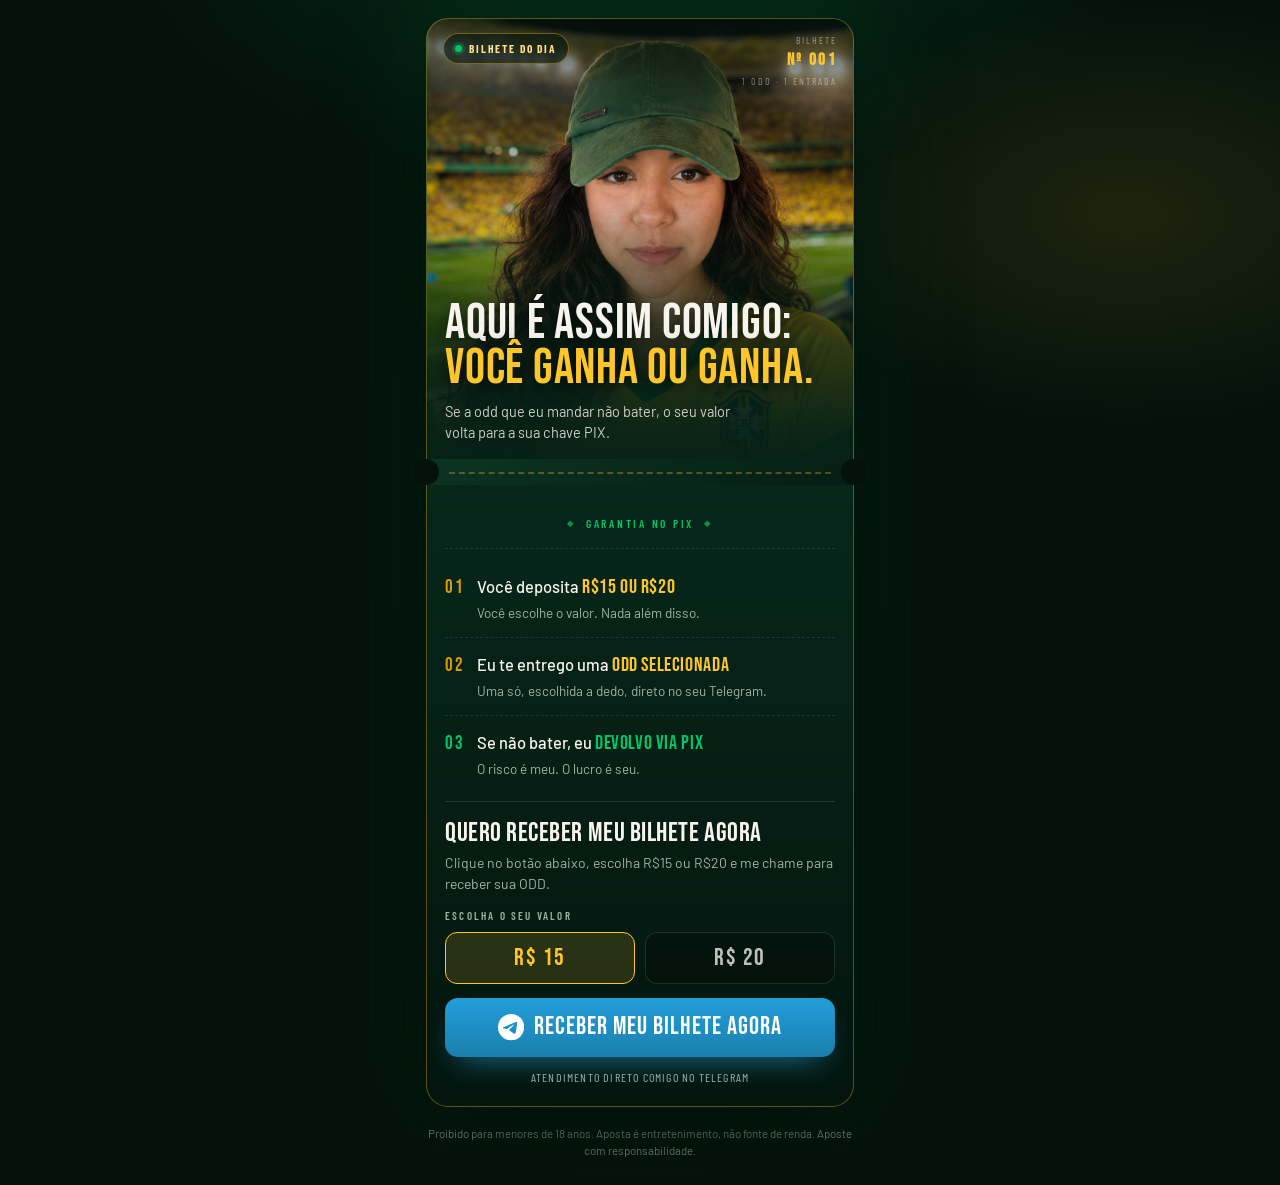
<file: bilhete/index.html>
<!doctype html>
<html lang="pt-BR">
<head>
<!-- Google Tag Manager -->
<script>(function(w,d,s,l,i){w[l]=w[l]||[];w[l].push({'gtm.start':
new Date().getTime(),event:'gtm.js'});var f=d.getElementsByTagName(s)[0],
j=d.createElement(s),dl=l!='dataLayer'?'&l='+l:'';j.async=true;j.src=
'https://www.googletagmanager.com/gtm.js?id='+i+dl;f.parentNode.insertBefore(j,f);
})(window,document,'script','dataLayer','GTM-KXVVC6SC');</script>
<!-- End Google Tag Manager -->
<meta charset="utf-8">
<meta name="viewport" content="width=device-width, initial-scale=1, viewport-fit=cover">
<title>Bilhete Ganha ou Ganha</title>
<meta name="description" content="Você deposita R$15 ou R$20, recebe uma odd selecionada e, se não bater, o valor volta no PIX.">
<link rel="preconnect" href="https://fonts.googleapis.com">
<link rel="preconnect" href="https://fonts.gstatic.com" crossorigin>
<link rel="stylesheet" href="https://fonts.googleapis.com/css2?family=Bebas+Neue&family=Barlow+Condensed:wght@400;600;700&family=Barlow:wght@400;500;600&display=swap">
<style>
  :root{
    --ground:#04120B;
    --amarelo:#FFC629;
    --amarelo-claro:#FFE08A;
    --amarelo-escuro:#D99B00;
    --verde:#00C566;
    --tg:#229ED9;
    --tg-escuro:#1B7FAE;
    --verde-escuro:#0A2E1F;
    --texto:#F6F4EC;
    --apagado:#9FB3A6;
    --tinta:#08170F;
    --borda:rgba(255,198,41,.32);
    --borda-fraca:rgba(255,255,255,.12);
    color-scheme:dark;
  }
  *{box-sizing:border-box}
  html,body{margin:0}
  body{
    background:var(--ground);
    background-image:
      radial-gradient(760px 420px at 50% -8%, rgba(0,197,102,.16), transparent 68%),
      radial-gradient(520px 300px at 88% 18%, rgba(255,198,41,.10), transparent 70%);
    background-repeat:no-repeat;
    background-attachment:scroll;
    color:var(--texto);
    font-family:"Barlow","Helvetica Neue",Arial,sans-serif;
    font-size:16px;
    line-height:1.5;
    -webkit-font-smoothing:antialiased;
    -webkit-text-size-adjust:100%;
    text-size-adjust:100%;
  }
  img{max-width:100%}

  .wrap{
    max-width:460px;
    margin:0 auto;
    padding:
      calc(18px + env(safe-area-inset-top,0px))
      calc(16px + env(safe-area-inset-right,0px))
      calc(26px + env(safe-area-inset-bottom,0px))
      calc(16px + env(safe-area-inset-left,0px));
  }

  /* ================= INGRESSO ================= */
  .ticket{
    filter:drop-shadow(0 24px 50px rgba(0,0,0,.65)) drop-shadow(0 0 40px rgba(0,197,102,.14));
  }

  /* ---- talão de cima: a foto ---- */
  .stub{
    position:relative;
    background:linear-gradient(160deg,#0E4630 0%,#062117 100%);
    border:1px solid var(--borda);
    border-bottom:none;
    border-radius:22px 22px 0 0;
    overflow:hidden;
  }
  .stub__photo{position:relative;height:clamp(360px,104vw,440px);overflow:hidden}
  .stub__photo img{width:100%;height:100%;object-fit:cover;object-position:50% 8%;display:block}
  .stub__photo::after{
    content:"";position:absolute;inset:0;
    background:linear-gradient(180deg,rgba(4,18,11,.78) 0%,rgba(4,18,11,.18) 22%,transparent 38%,rgba(6,33,23,.80) 74%,rgba(6,33,23,.96) 93%,rgba(6,33,23,.99) 100%);
  }

  .chrome{
    position:absolute;top:0;left:0;right:0;z-index:2;
    display:flex;align-items:flex-start;justify-content:space-between;gap:10px;
    padding:14px 16px 0;
  }
  .selo{
    display:flex;align-items:center;gap:7px;
    background:rgba(4,18,11,.62);
    border:1px solid rgba(255,198,41,.38);
    border-radius:999px;
    padding:6px 11px;
    font-family:"Barlow Condensed",sans-serif;
    font-size:11.5px;font-weight:700;letter-spacing:.16em;text-transform:uppercase;
    color:var(--amarelo-claro);
    backdrop-filter:blur(3px);
  }
  .selo i{
    width:7px;height:7px;border-radius:50%;background:var(--verde);
    box-shadow:0 0 0 3px rgba(0,197,102,.22);
    animation:pulso 2s ease-in-out infinite;
  }
  @keyframes pulso{0%,100%{opacity:1}50%{opacity:.35}}
  .meta{text-align:right}
  .meta span{
    display:block;
    font-family:"Barlow Condensed",sans-serif;
    font-size:10px;letter-spacing:.2em;text-transform:uppercase;
    color:rgba(246,244,236,.45);
  }
  .meta strong{
    display:block;
    font-family:"Bebas Neue",sans-serif;
    font-size:17px;letter-spacing:.14em;
    color:var(--amarelo);
  }

  .stub__copy{position:absolute;left:0;right:0;bottom:0;z-index:2;padding:0 18px 16px}
  h1{
    font-family:"Bebas Neue","Barlow Condensed",sans-serif;
    font-weight:400;
    font-size:clamp(38px,11vw,50px);
    line-height:.9;
    letter-spacing:.015em;
    margin:0;
    text-shadow:0 2px 18px rgba(0,0,0,.75);
  }
  h1 .hl{color:var(--amarelo);display:block}
  .sub{
    margin:10px 0 0;
    font-size:14.5px;
    line-height:1.45;
    color:rgba(246,244,236,.82);
    max-width:36ch;
  }

  /* ---- picote ---- */
  .perf{
    position:relative;
    height:26px;
    background:linear-gradient(160deg,#0B3524 0%,#061D14 100%);
    border-left:1px solid var(--borda);
    border-right:1px solid var(--borda);
  }
  .perf::before,.perf::after{
    content:"";position:absolute;top:50%;
    width:26px;height:26px;border-radius:50%;
    background:var(--ground);
    transform:translateY(-50%);
  }
  .perf::before{left:-14px}
  .perf::after{right:-14px}
  .perf i{
    position:absolute;left:22px;right:22px;top:50%;
    border-top:2px dashed rgba(255,198,41,.30);
  }

  /* ---- corpo do ingresso ---- */
  .corpo{
    background:linear-gradient(180deg,#07271B 0%,#04150E 100%);
    border:1px solid var(--borda);
    border-top:none;
    border-radius:0 0 22px 22px;
    padding:18px 18px calc(20px + env(safe-area-inset-bottom,0px));
  }

  .faixa{
    display:flex;align-items:center;justify-content:center;gap:10px;
    font-family:"Barlow Condensed",sans-serif;
    font-size:11.5px;font-weight:600;letter-spacing:.24em;text-transform:uppercase;
    color:var(--verde);
    padding-bottom:16px;
    border-bottom:1px dashed rgba(255,255,255,.10);
  }
  .faixa::before,.faixa::after{content:"◆";font-size:8px;opacity:.7}

  .steps{list-style:none;margin:0;padding:0}
  .steps li{
    display:grid;grid-template-columns:auto 1fr;gap:13px;align-items:baseline;
    padding:14px 0;
    border-bottom:1px dashed rgba(255,255,255,.10);
  }
  .steps li:last-child{border-bottom:0;padding-bottom:4px}
  .n{
    font-family:"Bebas Neue",sans-serif;
    font-size:19px;letter-spacing:.08em;
    color:var(--amarelo-escuro);
    font-variant-numeric:tabular-nums;
  }
  .t{margin:0;font-size:16.5px;font-weight:500;line-height:1.28}
  .t strong{font-family:"Bebas Neue","Barlow Condensed",sans-serif;font-weight:400;font-size:1.22em;letter-spacing:.03em;color:var(--amarelo)}
  .s{margin:2px 0 0;font-size:13.5px;color:var(--apagado)}
  .steps li.pix .n{color:var(--verde)}
  .steps li.pix .t strong{color:var(--verde)}

  /* ---- escolha de valor + botão ---- */
  .cta{margin-top:18px;padding-top:18px;border-top:1px solid var(--borda-fraca)}
  .cta__titulo{
    font-family:"Bebas Neue","Barlow Condensed",sans-serif;
    font-weight:400;font-size:clamp(23px,6.4vw,27px);
    line-height:1;letter-spacing:.02em;
    margin:0 0 6px;
  }
  .cta__ajuda{margin:0 0 14px;font-size:14px;color:var(--apagado);line-height:1.45}
  .rotulo{
    font-family:"Barlow Condensed",sans-serif;
    font-size:11px;font-weight:600;letter-spacing:.2em;text-transform:uppercase;
    color:var(--apagado);
    margin:0 0 8px;
  }

  .valores{display:flex;gap:10px;margin-bottom:14px}
  .valor{
    flex:1;
    background:rgba(4,18,11,.55);
    border:1px solid var(--borda-fraca);
    border-radius:12px;
    padding:13px 8px;
    color:rgba(246,244,236,.78);
    font-family:"Bebas Neue","Barlow Condensed",sans-serif;
    font-size:24px;letter-spacing:.06em;line-height:1;
    cursor:pointer;
    touch-action:manipulation;
    -webkit-tap-highlight-color:transparent;
    transition:border-color .16s ease,background-color .16s ease,color .16s ease;
  }
  .valor[aria-checked="true"]{
    background:rgba(255,198,41,.14);
    border-color:var(--amarelo);
    color:var(--amarelo);
  }
  .valor:focus-visible{outline:2px solid var(--amarelo);outline-offset:3px}
  .btn:focus-visible{outline:2px solid var(--tg);outline-offset:3px}
  .btn__tg{width:1.05em;height:1.05em;flex:0 0 auto;fill:currentColor}

  .btn{
    position:relative;
    display:flex;align-items:center;justify-content:center;gap:10px;
    width:100%;
    overflow:hidden;
    text-align:center;text-decoration:none;
    background:linear-gradient(180deg,var(--tg) 0%,var(--tg-escuro) 100%);
    color:#fff;
    font-family:"Bebas Neue","Barlow Condensed",sans-serif;
    font-weight:400;
    font-size:clamp(21px,5.6vw,25px);
    line-height:1.05;
    letter-spacing:.04em;
    padding:16px 14px;
    border:0;border-radius:13px;
    box-shadow:0 14px 30px -14px rgba(34,158,217,.75);
    touch-action:manipulation;
    -webkit-tap-highlight-color:transparent;
    transition:transform .14s ease,box-shadow .14s ease;
  }
  .btn__brilho{
    position:absolute;top:0;left:-75%;
    width:50%;height:100%;
    background:linear-gradient(90deg,transparent,rgba(255,255,255,.45),transparent);
    animation:brilho 2.6s ease-in-out infinite;
    pointer-events:none;
  }
  @keyframes brilho{0%{left:-75%}55%,100%{left:125%}}
  .btn:active{transform:translateY(1px)}
  @media (hover:hover) and (pointer:fine){
    .valor:hover{border-color:var(--amarelo)}
    .btn:hover{transform:translateY(-1px);box-shadow:0 18px 34px -14px rgba(34,158,217,.9)}
  }
  .fine{
    margin:11px 0 0;
    font-family:"Barlow Condensed",sans-serif;
    font-size:12px;letter-spacing:.1em;text-transform:uppercase;
    color:var(--apagado);text-align:center;
  }

  footer{
    margin-top:18px;
    font-size:11.5px;line-height:1.5;
    color:rgba(159,179,166,.75);
    text-align:center;
  }

  @media (max-width:360px){
    .wrap{padding-inline:12px}
    .stub__copy{padding:0 14px 14px}
    .corpo{padding-inline:14px}
    .selo{font-size:10.5px;padding:5px 9px}
  }

  /* celular deitado */
  @media (orientation:landscape) and (max-height:560px){
    .stub__photo{height:min(80dvh,360px)}
  }

  @media (prefers-reduced-motion:reduce){
    *{transition:none!important;animation:none!important}
    .btn__brilho{display:none}
  }
</style>
</head>
<body>
<!-- Google Tag Manager (noscript) -->
<noscript><iframe src="https://www.googletagmanager.com/ns.html?id=GTM-KXVVC6SC"
height="0" width="0" style="display:none;visibility:hidden"></iframe></noscript>
<!-- End Google Tag Manager (noscript) -->
<main class="wrap">

  <article class="ticket">

    <header class="stub">
      <div class="stub__photo">
        <img src="assets/hero.jpg" width="1254" height="1254" fetchpriority="high" decoding="async"
             alt="Analista de apostas com camisa da seleção brasileira no estádio">
      </div>

      <div class="chrome">
        <span class="selo"><i aria-hidden="true"></i>Bilhete do dia</span>
        <span class="meta">
          <span>Bilhete</span>
          <strong>Nº 001</strong>
          <span>1 odd · 1 entrada</span>
        </span>
      </div>

      <div class="stub__copy">
        <h1>Aqui é assim comigo:<span class="hl">você ganha ou ganha.</span></h1>
        <p class="sub">Se a odd que eu mandar não bater, o seu valor volta para a sua chave PIX.</p>
      </div>
    </header>

    <div class="perf" aria-hidden="true"><i></i></div>

    <div class="corpo">
      <p class="faixa">Garantia no PIX</p>

      <ol class="steps">
        <li>
          <span class="n">01</span>
          <div>
            <p class="t">Você deposita <strong>R$15 ou R$20</strong></p>
            <p class="s">Você escolhe o valor. Nada além disso.</p>
          </div>
        </li>
        <li>
          <span class="n">02</span>
          <div>
            <p class="t">Eu te entrego uma <strong>odd selecionada</strong></p>
            <p class="s">Uma só, escolhida a dedo, direto no seu Telegram.</p>
          </div>
        </li>
        <li class="pix">
          <span class="n">03</span>
          <div>
            <p class="t">Se não bater, eu <strong>devolvo via PIX</strong></p>
            <p class="s">O risco é meu. O lucro é seu.</p>
          </div>
        </li>
      </ol>

      <div class="cta">
        <h2 class="cta__titulo">Quero receber meu bilhete agora</h2>
        <p class="cta__ajuda">Clique no botão abaixo, escolha R$15 ou R$20 e me chame para receber sua ODD.</p>

        <p class="rotulo">Escolha o seu valor</p>
        <div class="valores" role="radiogroup" aria-label="Escolha o valor">
          <button type="button" class="valor" id="valor-15" role="radio" aria-checked="true" data-valor="15">R$ 15</button>
          <button type="button" class="valor" id="valor-20" role="radio" aria-checked="false" data-valor="20">R$ 20</button>
        </div>

        <a class="btn" id="cta-link" href="https://tg.pulse.is/gidogreentipster_bot?start=6aadae8dec392fa3e10bcdf7&amp;username=value1&amp;telegram_id=value2" target="_blank" rel="noopener"><span class="btn__brilho" aria-hidden="true"></span><svg class="btn__tg" viewBox="0 0 24 24" aria-hidden="true" focusable="false"><path d="M11.944 0A12 12 0 0 0 0 12a12 12 0 0 0 12 12 12 12 0 0 0 12-12A12 12 0 0 0 12 0a12 12 0 0 0-.056 0zm4.962 7.224c.1-.002.321.023.465.14a.506.506 0 0 1 .171.325c.016.093.036.306.02.472-.18 1.898-.962 6.502-1.36 8.627-.168.9-.499 1.201-.82 1.23-.696.065-1.225-.46-1.9-.902-1.056-.693-1.653-1.124-2.678-1.8-1.185-.78-.417-1.21.258-1.91.177-.184 3.247-2.977 3.307-3.23.007-.032.014-.15-.056-.212s-.174-.041-.249-.024c-.106.024-1.793 1.14-5.061 3.345-.48.33-.913.49-1.302.48-.428-.008-1.252-.241-1.865-.44-.752-.245-1.349-.374-1.297-.789.027-.216.325-.437.893-.663 3.498-1.524 5.83-2.529 6.998-3.014 3.332-1.386 4.025-1.627 4.476-1.635z"/></svg>Receber meu bilhete agora</a>
        <p class="fine">Atendimento direto comigo no Telegram</p>
      </div>
    </div>

  </article>

  <footer>
    Proibido para menores de 18 anos. Aposta é entretenimento, não fonte de renda. Aposte com responsabilidade.
  </footer>

</main>

<script>
  // O botão leva ao bot do Telegram. O link é fixo: os valores abaixo só marcam a
  // escolha na tela, o valor é combinado na conversa.
  var opcoes = document.querySelectorAll(".valor");

  opcoes.forEach(function (op) {
    op.addEventListener("click", function () {
      opcoes.forEach(function (o) { o.setAttribute("aria-checked", String(o === op)); });
    });
  });
</script>
</body>
</html>
</file>
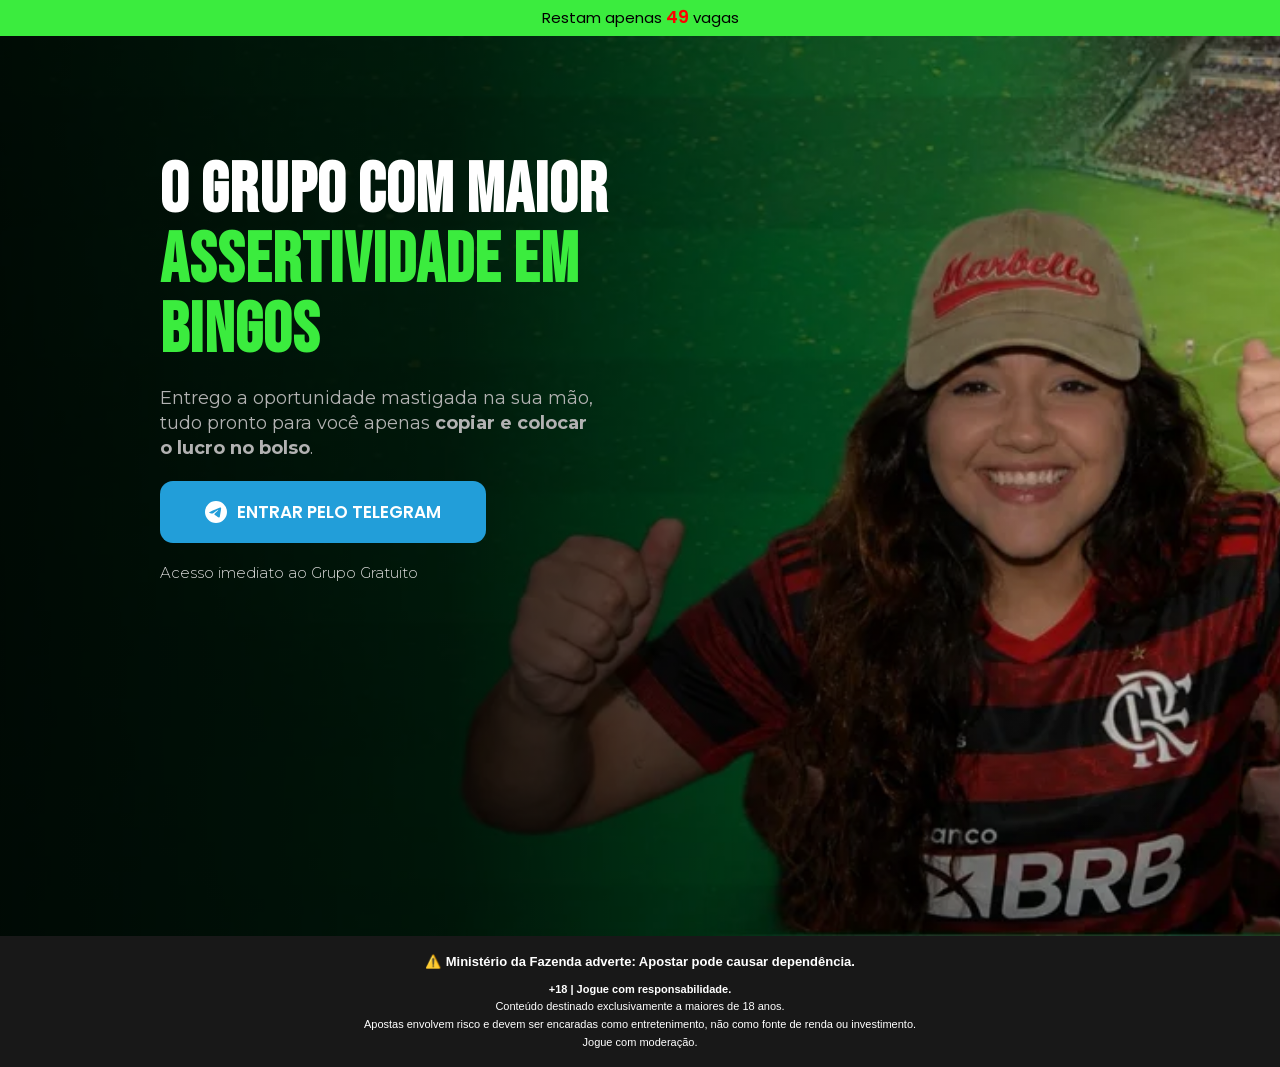
<file: grupo-gg/index.html>
<!DOCTYPE html>
<html lang="pt-BR">
<head>
<meta charset="UTF-8">
<meta name="viewport" content="width=device-width, initial-scale=1.0, viewport-fit=cover" />
<meta name="robots" content="max-image-preview:large" />
<title>Grupo GG Grátis v1 &#8211; gidogreen</title>

	<!-- Google Tag Manager -->
	<script>(function(w,d,s,l,i){w[l]=w[l]||[];w[l].push({'gtm.start':
	new Date().getTime(),event:'gtm.js'});var f=d.getElementsByTagName(s)[0],
	j=d.createElement(s),dl=l!='dataLayer'?'&l='+l:'';j.async=true;j.src=
	'https://www.googletagmanager.com/gtm.js?id='+i+dl;f.parentNode.insertBefore(j,f);
	})(window,document,'script','dataLayer','GTM-KXVVC6SC');</script>
	<!-- End Google Tag Manager -->

<link rel="stylesheet" href="assets/css/bebas-neue.css">
<link rel="stylesheet" href="assets/css/lp-fonts.css">

<style>
  /* ==========================================================================
     Landing page do Grupo GG - layout e copy espelhados da LP de referencia.
     Classes com prefixo "lp-" para nao colidir com nada mais na pagina.
     ========================================================================== */
  *, *::before, *::after { box-sizing: border-box; }
  html, body { margin: 0; padding: 0; }

  body {
    background: #000;
    color: #FFF;
    font-family: 'Poppins', sans-serif;
    -webkit-font-smoothing: antialiased;
  }

  /* ---- barra de vagas (fixa no topo) ---------------------------------- */
  .lp-vagas-bar {
    position: sticky;
    top: 0;
    z-index: 50;
    background: #3BEC3E;
    padding: 4px;
    text-align: center;
  }
  .lp-vagas-texto {
    font-family: 'Poppins', sans-serif;
    font-size: 15px;
    font-weight: 400;
    color: #000;
    margin: 0;
    padding: 0;
  }
  .lp-vagas-numero {
    color: #FF0000;
    font-weight: 600;
    font-size: 17px;
    display: inline-block;
  }
  .lp-vagas-numero.animado { animation: lp-shake 0.3s ease; }
  .lp-vagas-alerta {
    font-family: 'Poppins', sans-serif;
    font-size: 13px;
    font-weight: 300;
    color: #FF0000;
    margin: 2px 0 0;
  }
  @keyframes lp-shake {
    0%, 100% { transform: translateX(0); }
    25%      { transform: translateX(-4px); }
    75%      { transform: translateX(4px); }
  }

  /* ---- hero ------------------------------------------------------------ */
  .lp-hero {
    position: relative;
    display: flex;
    flex-direction: column;
    min-height: 100vh;
    padding: 120px 0 0 160px;
    background-color: #0F1610;
    background-image: url("assets/img/BG1.webp");
    background-position: center center;
    background-size: cover;
    background-repeat: no-repeat;
  }
  /* Escurece o fundo como na referencia (que e preta), para o texto branco e o
     botao verde manterem contraste por cima da foto. */
  .lp-hero::before {
    content: "";
    position: absolute;
    inset: 0;
    pointer-events: none;
    background: linear-gradient(90deg,
      rgba(0,0,0,0.88) 0%,
      rgba(0,0,0,0.75) 35%,
      rgba(0,0,0,0.35) 62%,
      rgba(0,0,0,0) 100%);
  }
  .lp-hero-inner {
    position: relative;
    z-index: 1;
    display: flex;
    flex-direction: column;
    width: 43%;
  }

  .lp-titulo {
    font-family: 'Bebas Neue', sans-serif;
    font-size: 70px;
    font-weight: 600;
    letter-spacing: 1px;
    line-height: 1;
    color: #FFFFFF;
    margin: 0 0 20px;
  }
  .lp-titulo span { color: #3BEC3E; }

  .lp-sub {
    font-family: 'Montserrat', sans-serif;
    font-size: 18px;
    font-weight: 400;
    line-height: 25px;
    color: #B2B2B2;
    max-width: 91.513%;
    margin: 0 0 20px;
  }

  .lp-cta-wrap {
    margin: 0 0 20px;
    display: flex;
    flex-direction: column;
    align-items: flex-start;
    gap: 12px;
  }
  .lp-escolha {
    font-family: 'Montserrat', sans-serif;
    font-size: 14px;
    font-weight: 400;
    color: #D6D6D6;
    margin: 0;
  }
  .lp-btn {
    display: inline-flex;
    align-items: center;
    justify-content: center;
    gap: 10px;
    background: #3BEC3E;
    color: #000000;
    border: none;
    border-radius: 13px;
    padding: 18px 45px;
    font-family: 'Poppins', sans-serif;
    font-size: 17px;
    font-weight: 600;
    text-decoration: none;
    cursor: pointer;
    --lp-glow: 255, 245, 36;
    animation: lp-pulse 1.6s ease-in-out infinite;
  }
  .lp-btn .lp-btn-icone {
    width: 22px;
    height: 22px;
    flex: 0 0 22px;
    fill: currentColor;
  }
  /* Telegram (botao de cima) */
  .lp-btn--telegram {
    background: #229ED9;
    color: #FFFFFF;
    --lp-glow: 34, 158, 217;
  }
  /* WhatsApp (botao de baixo) */
  .lp-btn--whatsapp {
    background: #3BEC3E;
    color: #000000;
    --lp-glow: 59, 236, 62;
    animation-delay: 0.8s;
  }
  @keyframes lp-pulse {
    0%   { box-shadow: 0 0 0 0 rgba(var(--lp-glow), 0.7); transform: scale(1); }
    50%  { box-shadow: 0 0 0 18px rgba(var(--lp-glow), 0); transform: scale(1.04); }
    100% { box-shadow: 0 0 0 0 rgba(var(--lp-glow), 0); transform: scale(1); }
  }

  .lp-acesso {
    font-family: 'Montserrat', sans-serif;
    font-size: 15px;
    font-weight: 300;
    color: #D6D6D6;
    margin: 0;
  }

  /* ---- rodape de jogo responsavel -------------------------------------- */
  .lp-footer { background: #181818; padding: 16px 12px; }
  .lp-resp {
    max-width: 1140px;
    margin: 0 auto;
    color: #FFF;
    text-align: center;
    font-family: Arial, sans-serif;
    font-size: 11px;
    line-height: 1.6;
  }
  .lp-resp-titulo { font-size: 13px; margin-bottom: 8px; }
  .lp-resp-titulo .lp-icone { margin-right: 1px; }

  /* ---- tablet: mesma composicao, so com mais espaco para o texto -------- */
  @media (min-width: 768px) and (max-width: 1024px) {
    .lp-hero { padding: 90px 32px 0 56px; }
    .lp-hero-inner { width: 66%; }
    .lp-titulo { font-size: 56px; }
    .lp-btn { padding: 16px 34px; }
    .lp-cta-wrap { align-items: flex-start; }
  }

  /* ---- mobile ---------------------------------------------------------- */
  @media (max-width: 767px) {
    .lp-hero {
      justify-content: flex-end;
      padding: 0 20px 40px 10px;
      background-image: url("assets/img/BG1M.webp");
    }
    .lp-hero::before {
      background: linear-gradient(180deg,
        rgba(0,0,0,0) 28%,
        rgba(0,0,0,0.55) 52%,
        rgba(0,0,0,0.88) 75%);
    }
    .lp-hero-inner { width: 100%; margin-bottom: 30px; }
    .lp-titulo { font-size: 50px; }
    .lp-sub { font-size: 15px; line-height: 1.5em; }
    .lp-cta-wrap { align-self: stretch; margin: 5px 0 -5px; padding: 5px; }
    .lp-btn { width: 100%; max-width: 360px; padding: 16px 20px; font-size: 16px; }
    .lp-acesso { font-size: 13px; text-align: left; margin: -2px 0 -15px 4px; padding-left: 5px; }
  }
</style>
</head>
<body>
<!-- Google Tag Manager (noscript) -->
<noscript><iframe src="https://www.googletagmanager.com/ns.html?id=GTM-KXVVC6SC"
height="0" width="0" style="display:none;visibility:hidden"></iframe></noscript>
<!-- End Google Tag Manager (noscript) -->

<div class="lp-vagas-bar">
  <p class="lp-vagas-texto">Restam apenas <span class="lp-vagas-numero" id="lp-num">50</span> vagas</p>
  <p class="lp-vagas-alerta" id="lp-alerta"></p>
</div>

<main class="lp-hero">
  <div class="lp-hero-inner">
    <h1 class="lp-titulo">O GRUPO COM MAIOR <span>ASSERTIVIDADE EM BINGOS</span></h1>

    <p class="lp-sub">Entrego a oportunidade mastigada na sua mão, tudo pronto para você apenas <b>copiar e colocar o lucro no bolso</b>.</p>

    <div class="lp-cta-wrap">
      <a href="#" id="lp-cta-telegram" class="lp-btn lp-btn--telegram">
        <svg class="lp-btn-icone" viewBox="0 0 24 24" aria-hidden="true" focusable="false"><path d="M11.944 0A12 12 0 0 0 0 12a12 12 0 0 0 12 12 12 12 0 0 0 12-12A12 12 0 0 0 12 0a12 12 0 0 0-.056 0zm4.962 7.224c.1-.002.321.023.465.14a.506.506 0 0 1 .171.325c.016.093.036.306.02.472-.18 1.898-.962 6.502-1.36 8.627-.168.9-.499 1.201-.82 1.23-.696.065-1.225-.46-1.9-.902-1.056-.693-1.653-1.124-2.678-1.8-1.185-.78-.417-1.21.258-1.91.177-.184 3.247-2.977 3.307-3.23.007-.032.014-.15-.056-.212s-.174-.041-.249-.024c-.106.024-1.793 1.14-5.061 3.345-.48.33-.913.49-1.302.48-.428-.008-1.252-.241-1.865-.44-.752-.245-1.349-.374-1.297-.789.027-.216.325-.437.893-.663 3.498-1.524 5.83-2.529 6.998-3.014 3.332-1.386 4.025-1.627 4.476-1.635z"/></svg>
        ENTRAR PELO TELEGRAM
      </a>

    </div>

    <p class="lp-acesso">Acesso imediato ao Grupo Gratuito</p>
  </div>
</main>

<footer class="lp-footer">
  <div class="lp-resp">
    <div class="lp-resp-titulo">
      <span class="lp-icone">⚠️</span>
      <strong>Ministério da Fazenda adverte: Apostar pode causar dependência.</strong>
    </div>
    <div><strong>+18 | Jogue com responsabilidade.</strong></div>
    <div>Conteúdo destinado exclusivamente a maiores de 18 anos.</div>
    <div>Apostas envolvem risco e devem ser encaradas como entretenimento, não como fonte de renda ou investimento.</div>
    <div>Jogue com moderação.</div>
  </div>
</footer>

<script>
  // ---- contador de vagas (por visitante, via localStorage) -----------------
  (function(){
    var CHAVE = 'vagas_restantes';
    var MAXIMO = 50;

    function getVagas(){
      try {
        var v = localStorage.getItem(CHAVE);
        return v !== null ? parseInt(v, 10) : MAXIMO;
      } catch (e) { return MAXIMO; }
    }
    function setVagas(n){
      try { localStorage.setItem(CHAVE, n); } catch (e) {}
    }

    function atualizar(vagas){
      var el = document.getElementById('lp-num');
      el.textContent = vagas;
      el.classList.remove('animado');
      void el.offsetWidth;
      el.classList.add('animado');

      var alerta = document.getElementById('lp-alerta');
      if (vagas <= 5)       alerta.textContent = '⚠️ Últimas vagas disponíveis!';
      else if (vagas <= 15) alerta.textContent = '🔥 Poucas vagas restando!';
      else                  alerta.textContent = '';
    }

    var vagas = getVagas();
    if (vagas > 0) { vagas--; setVagas(vagas); }
    atualizar(vagas);
  })();
</script>

<script>
  // ---- CTAs: o lead escolhe o canal (Telegram ou WhatsApp) e entra direto no grupo.
  //      Mesmo rotacionador/rastreamento que a pagina ja usava.
  (function(){
    var DESTINOS = {
      telegram: 'https://t.me/gidogreentipster_bot?start=6aadae8dec392fa3e10bcdf7'
    };

    function irParaGrupo(canal){
      var destino = DESTINOS[canal];

      // Evento para o GTM: permite separar os leads por canal escolhido.
      window.dataLayer = window.dataLayer || [];
      window.dataLayer.push({ event: 'clique_grupo', canal: canal, destino: destino });

      window.location.href = window.__pmRedirectBase
        ? (window.__pmRedirectBase + '&original=' + encodeURIComponent(destino) + '&page=' + encodeURIComponent(window.location.href))
        : destino;
    }

    [['lp-cta-telegram','telegram']].forEach(function(par){
      var el = document.getElementById(par[0]);
      if (!el) return;
      el.addEventListener('click', function(e){
        e.preventDefault();
        irParaGrupo(par[1]);
      });
    });
  })();
</script>

<!-- ============================================================================
     POPUP DE CAPTURA DE LEADS (e-mail + telefone) - DESATIVADO
     ----------------------------------------------------------------------------
     Continua preservado aqui dentro do <template> abaixo: o navegador guarda o
     conteudo mas nao renderiza, nao aplica o CSS e nao executa o JS. Ou seja,
     nenhum dado de lead e coletado.
     Para reativar: tire o conteudo de dentro do <template> (deixando-o solto no
     <body>), envolva-o numa div id="popup" e volte a chamar abrirPopup() no CTA.
     ============================================================================ -->
<template id="popup-lead-desativado">
<link href="assets/css/bebas-barlow.css" rel="stylesheet">

<style>
  *, *::before, *::after { box-sizing: border-box; margin: 0; padding: 0; }

  :root {
    --green-dark: #114F2A;
    --green-mid: #040C0D70;
    --green-light: #2a6040;
    --orange: #1446FF;
    --orange-hover: #0F35CC;
    --cream: #fff;
    --white: #ffffff;
    --red: #e05a5a;
    --border-idle: rgba(255,255,255,0.15);
    --border-focus: #9FE500;
    --border-error: rgba(224,90,90,0.8);
    --radius: 12px;
  }

  .overlay {
    position: fixed;
    inset: 0;
    background: rgba(0,0,0,0.65);
    backdrop-filter: blur(3px);
    display: flex;
    align-items: center;
    justify-content: center;
    z-index: 100;
    padding: 16px;
  }

  .modal {
    background: var(--green-dark);
    border: 1.5px solid rgba(255,255,255,0.12);
    border-radius: 20px;
    width: 100%;
    max-width: 440px;
    padding: 28px;
    position: relative;
    box-shadow: 0 32px 80px rgba(0,0,0,0.6), 0 0 0 1px rgba(20,70,255,0.08);
    animation: modalIn 0.35s cubic-bezier(0.34,1.56,0.64,1) both;
    max-height: 90vh;
    overflow-y: auto;
  }

  @keyframes modalIn {
    from { opacity: 0; transform: scale(0.88) translateY(24px); }
    to   { opacity: 1; transform: scale(1) translateY(0); }
  }

  .close-btn {
    position: absolute;
    top: 16px; right: 18px;
    background: none; border: none;
    color: rgba(255,255,255,0.45);
    font-size: 22px;
    cursor: pointer;
    line-height: 1;
    transition: color 0.2s;
    padding: 4px;
    z-index: 10;
  }
  .close-btn:hover { color: var(--white);
  background: #dd0000 !important;}

  .headline {
    font-family: 'Bebas Neue', sans-serif;
    font-size: clamp(24px, 7vw, 34px);
    letter-spacing: 1.5px;
    color: #FF9F39;
    text-transform: uppercase;
    text-align: center;
    line-height: 1.05;
    margin-bottom: 10px;
  }

  .subtext {
    font-size: 18px;
    color: #fff;
    text-align: center;
    line-height: 1.3;
    margin-top: 12px !important;
    margin-bottom: 28px;
    font-weight: 400;
  }

  .field {
    margin-bottom: 18px;
  }

  .field label {
    display: block;
    font-size: 11px;
    font-weight: 600;
    letter-spacing: 1.8px;
    text-transform: uppercase;
    color: var(--cream);
    margin-bottom: 8px;
  }

  .field input {
    width: 100%;
    background: var(--green-mid);
    border: 1.5px solid var(--border-idle);
    border-radius: var(--radius);
    padding: 15px 18px;
    font-family: 'Inter', sans-serif;
    font-size: 15px;
    color: var(--white);
    outline: none;
    transition: border-color 0.2s, box-shadow 0.2s, background 0.2s;
  }
  .field input::placeholder { color: rgba(255,255,255,0.28); }
  .field input:focus {
    border-color: var(--border-focus);
    box-shadow: 0 0 0 3px rgba(159,229,0,0.5);
  }
  .field input.error {
    border-color: var(--border-error);
    box-shadow: 0 0 0 3px rgba(224,90,90,0.1);
  }

  .error-msg {
    font-size: 13px;
    color: var(--red);
    margin-top: 6px;
    display: none;
  }
  .error-msg.visible { display: block; }

  .cta-btn {
    width: 100%;
    padding: 14px 20px;
    background: var(--orange);
    border: none;
    border-radius: var(--radius);
    font-family: 'Bebas Neue', sans-serif;
    font-size: 28px;
    letter-spacing: 2px;
    text-transform: uppercase;
    color: var(--white);
    cursor: pointer;
    margin-top: 8px;
    transition: background 0.2s, transform 0.15s, box-shadow 0.2s;
    box-shadow: 0 4px 20px rgba(20, 70, 255, 0.35);
    position: relative;
    overflow: hidden;
  }
  .cta-btn:hover:not(:disabled) {
    background: var(--orange-hover);
    transform: translateY(-1px);
    box-shadow: 0 6px 28px rgba(20, 70, 255, 0.45);
  }
  .cta-btn:active:not(:disabled) { transform: translateY(0); }
  .cta-btn:disabled {
    opacity: 0.7;
    cursor: not-allowed;
  }

  .cta-btn .spinner {
    display: none;
    width: 18px; height: 18px;
    border: 2.5px solid rgba(255,255,255,0.35);
    border-top-color: #fff;
    border-radius: 50%;
    animation: spin 0.7s linear infinite;
    position: absolute;
    right: 20px;
    top: 50%; transform: translateY(-50%);
  }
  .cta-btn.loading .spinner { display: block; }
  @keyframes spin { to { transform: translateY(-50%) rotate(360deg); } }

  .legal {
    text-align: center;
    font-size: 12px;
    color: rgba(255,255,255,0.3);
    margin-top: 16px;
  }

  .success-state {
    display: none;
    text-align: center;
    padding: 20px 0 10px;
    animation: fadeIn 0.4s ease both;
  }
  @keyframes fadeIn { from { opacity: 0; transform: translateY(10px); } to { opacity: 1; transform: translateY(0); } }

  .success-icon {
    width: 56px; height: 56px;
    background: rgba(20,70,255,0.15);
    border: 2px solid var(--orange);
    border-radius: 50%;
    display: flex;
    align-items: center;
    justify-content: center;
    margin: 0 auto 16px;
    font-size: 26px;
    line-height: 1;
  }

  .success-state h2 {
    font-family: 'Bebas Neue', sans-serif;
    font-size: 28px;
    letter-spacing: 1.5px;
    color: var(--cream);
    margin-bottom: 8px;
  }
  .success-state p {
    font-size: 14px;
    color: rgba(240,216,154,0.6);
    line-height: 1.5;
  }

  .redirect-btn {
    display: inline-block;
    margin-top: 20px;
    padding: 14px 28px;
    background: var(--orange);
    border: none;
    border-radius: var(--radius);
    font-family: 'Bebas Neue', sans-serif;
    font-size: 18px;
    letter-spacing: 2px;
    color: var(--white);
    cursor: pointer;
    text-decoration: none;
    transition: background 0.2s, transform 0.15s, box-shadow 0.2s;
    box-shadow: 0 4px 20px rgba(20,70,255,0.35);
  }
  .redirect-btn:hover {
    background: var(--orange-hover);
    transform: translateY(-1px);
    box-shadow: 0 6px 28px rgba(20,70,255,0.45);
  }

  .api-error {
    display: none;
    background: rgba(224,90,90,0.12);
    border: 1px solid rgba(224,90,90,0.35);
    border-radius: 8px;
    padding: 10px 14px;
    font-size: 13px;
    color: #f08080;
    margin-bottom: 14px;
    text-align: center;
  }
  .api-error.visible { display: block; }

  /* Estilos do Quiz */
  .quiz-container {
    text-align: center;
    animation: modalIn 0.35s cubic-bezier(0.34,1.56,0.64,1) both;
  }

  .timer-badge {
    background: rgba(0,0,0,0.5);
    border-radius: 40px;
    padding: 8px 16px;
    display: inline-flex;
    align-items: center;
    gap: 8px;
    font-size: 13px;
    letter-spacing: 1px;
    color: rgba(255,255,255,0.7);
    margin-bottom: 24px;
    border: 1px solid rgba(255,255,255,0.15);
  }

  .timer-number {
    font-family: 'Bebas Neue', sans-serif;
    font-size: 32px;
    font-weight: 600;
    color: #FF9F39;
    line-height: 1;
    margin-left: 4px;
  }

  .stage-text {
    font-size: 12px;
    color: rgba(255,255,255,0.45);
    letter-spacing: 2px;
    text-transform: uppercase;
    margin-bottom: 8px;
  }

  .progress-bar-bg {
    width: 100%;
    height: 6px;
    background: rgba(255,255,255,0.1);
    border-radius: 10px;
    margin: 16px 0 24px;
    overflow: hidden;
  }

  .progress-fill {
    width: 100%;
    height: 100%;
    background: #9FE500;
    border-radius: 10px;
    animation: fillProgress 0.5s ease-out;
  }

  @keyframes fillProgress {
    from { width: 0%; }
    to { width: 100%; }
  }

  .quiz-question {
    font-family: 'Bebas Neue', sans-serif;
    font-size: clamp(20px, 6vw, 28px);
    color: #fff;
    margin-bottom: 28px;
    line-height: 1.2;
  }

  .quiz-options {
    display: flex;
    flex-direction: column;
    gap: 12px;
    margin-bottom: 24px;
  }

  .quiz-option {
    background: rgba(4,12,13,0.6);
    border: 1.5px solid rgba(255,255,255,0.12);
    border-radius: 60px;
    padding: 12px 20px;
    cursor: pointer;
    transition: all 0.2s ease;
    display: flex;
    align-items: center;
    gap: 14px;
  }

  .quiz-option:hover {
    background: rgba(20,70,255,0.2);
    border-color: rgba(159,229,0,0.5);
    transform: scale(1.02);
  }

  .quiz-option.selected {
    background: rgba(20,70,255,0.3);
    border-color: #9FE500;
    box-shadow: 0 0 0 2px rgba(159,229,0,0.2);
  }

  .option-radio {
    width: 22px;
    height: 22px;
    min-width: 22px;
    border: 2px solid rgba(255,255,255,0.4);
    border-radius: 50%;
    display: inline-flex;
    align-items: center;
    justify-content: center;
    transition: all 0.2s;
    flex-shrink: 0;
  }

  .quiz-option.selected .option-radio {
    border-color: #9FE500;
    background: #9FE500;
    box-shadow: inset 0 0 0 3px #1446FF;
  }

  .option-texts {
    display: flex;
    flex-direction: column;
    align-items: flex-start;
    gap: 2px;
    flex: 1;
  }

  .option-price {
    font-weight: 700;
    font-size: 17px;
    color: #FF9F39;
    font-family: 'Barlow', sans-serif;
  }

  .option-desc {
    font-size: 12px;
    color: rgba(255,255,255,0.6);
    font-weight: normal;
    font-family: 'Barlow', sans-serif;
  }

  .quiz-next-btn {
    width: 100%;
    padding: 14px 20px;
    background: rgba(20,70,255,0.5);
    border: 1.5px solid rgba(255,255,255,0.2);
    border-radius: 60px;
    font-family: 'Bebas Neue', sans-serif;
    font-size: 22px;
    letter-spacing: 2px;
    text-transform: uppercase;
    color: rgba(255,255,255,0.5);
    cursor: not-allowed;
    transition: all 0.2s;
    margin-top: 8px;
  }

  .quiz-next-btn.active {
    background: #1446FF;
    border-color: #9FE500;
    color: #fff;
    cursor: pointer;
    box-shadow: 0 4px 20px rgba(20,70,255,0.35);
  }

  .quiz-next-btn.active:hover {
    background: #0F35CC;
    transform: translateY(-1px);
  }

  .quiz-note {
    font-size: 11px;
    color: rgba(255,255,255,0.3);
    text-align: center;
    margin-top: 20px;
  }

  .hidden-view {
    display: none;
  }

  /* Ajustes para mobile */
  @media (max-width: 480px) {
    .modal {
      padding: 20px;
    }
    
    .option-price {
      font-size: 15px;
    }
    
    .option-desc {
      font-size: 11px;
    }
    
    .quiz-option {
      padding: 10px 16px;
      gap: 12px;
    }
    
    .option-radio {
      width: 20px;
      height: 20px;
      min-width: 20px;
    }
    
    .timer-badge {
      padding: 6px 12px;
      font-size: 11px;
    }
    
    .timer-number {
      font-size: 26px;
    }
    
    .quiz-next-btn {
      font-size: 20px;
      padding: 12px 20px;
    }
  }
</style>


<div class="overlay" id="overlay">
  <div class="modal" role="dialog" aria-modal="true" aria-labelledby="modal-title">

    <button class="close-btn" id="btFechar" aria-label="Fechar">&#x2715;</button>

    <!-- Quiz removed — showing form directly -->

    <!-- Form View (shown by default) -->
    <div id="formView">
      <h1 class="headline" id="modal-title">Entre na maior comunidade de apostas grátis do Brasil</h1>
      <p class="subtext">Preencha seus dados e garanta sua vaga agora.</p>

      <div class="api-error" id="apiError">Ocorreu um erro ao enviar. Tente novamente.</div>

      <div class="field">
        <label for="emailInput">E-mail</label>
        <input
          type="email"
          id="emailInput"
          placeholder="seu@email.com"
          autocomplete="email"
          inputmode="email"
        />
        <div class="error-msg" id="emailError">Digite um e-mail válido.</div>
      </div>

      <div class="field">
        <label for="phoneInput">Telefone / WhatsApp</label>
        <input
          type="tel"
          id="phoneInput"
          placeholder="(00) 00000-0000"
          autocomplete="tel"
          inputmode="numeric"
          maxlength="15"
        />
        <div class="error-msg" id="phoneError">Digite um telefone válido com DDD.</div>
      </div>

      <button class="cta-btn" id="submitBtn" type="button">
        Garantir Minha Vaga
        <span class="spinner"></span>
      </button>

      <p class="legal">Ao continuar você confirma ter 18 anos ou mais.</p>
    </div>

    <!-- Success view -->
    <div class="success-state" id="successView">
      <div class="success-icon">✓</div>
      <h2>Vaga Garantida!</h2>
      <p>Você entrou na maior comunidade de apostas grátis do Brasil.<br>Redirecionando em instantes…</p>
      <a class="redirect-btn" id="redirectBtn" href="#" target="_self">Entrar Agora</a>
    </div>

  </div>
</div>

<script>
  // ─── Config ────────────────────────────────────────────────────────────────
  const ORIGEM     = 'LP-GRUPOGRATIS-V1';
  const EVENT_NAME = 'novo_lead';
  const REDIRECT   = 'https://w.app/gidogreen';
  // URL do App da Web do Google Apps Script (grava os leads na planilha).
  const SHEET_URL  = 'https://script.google.com/macros/s/AKfycbxAH9M17MpHKPtLjH6M7EMftN4xjM7o5lm1J2CUEPMtCdij8hNA3Vf8S7zrCYuKUqE1yw/exec';

  // Quiz removed: form shown directly. No quiz JS required.

  // ─── Helpers ───────────────────────────────────────────────────────────────
  function getUTMParams() {
    const params = {};
    const search = new URLSearchParams(window.location.search);
    ['utm_source','utm_medium','utm_content','utm_campaign','utm_term','fbclid','criativo']
      .forEach(k => { if (search.get(k)) params[k] = search.get(k); });
    return Object.keys(params).length ? params : null;
  }

  function formatPhone(raw) {
    return raw.replace(/\D/g, '');
  }

  function maskPhone(value) {
    const digits = value.replace(/\D/g, '').slice(0, 11);
    if (digits.length <= 2)  return digits.length ? `(${digits}` : '';
    if (digits.length <= 6)  return `(${digits.slice(0,2)}) ${digits.slice(2)}`;
    if (digits.length <= 10) return `(${digits.slice(0,2)}) ${digits.slice(2,6)}-${digits.slice(6)}`;
    return `(${digits.slice(0,2)}) ${digits.slice(2,7)}-${digits.slice(7)}`;
  }

  function isValidEmail(v) { return /^[^\s@]+@[^\s@]+\.[^\s@]+$/.test(v.trim()); }
  function isValidPhone(v) { const d = v.replace(/\D/g,''); return d.length >= 10 && d.length <= 11; }

  function showError(inputEl, msgEl) {
    inputEl.classList.add('error');
    msgEl.classList.add('visible');
  }
  function clearError(inputEl, msgEl) {
    inputEl.classList.remove('error');
    msgEl.classList.remove('visible');
  }

  // ─── Phone mask ────────────────────────────────────────────────────────────
  const phoneInput = document.getElementById('phoneInput');
  phoneInput.addEventListener('input', () => {
    phoneInput.value = maskPhone(phoneInput.value);
  });

  // ─── Clear errors on input ─────────────────────────────────────────────────
  const emailInput = document.getElementById('emailInput');
  emailInput.addEventListener('input', () => clearError(emailInput, document.getElementById('emailError')));
  phoneInput.addEventListener('input',  () => clearError(phoneInput, document.getElementById('phoneError')));

  // ─── Submit ────────────────────────────────────────────────────────────────
  document.getElementById('submitBtn').addEventListener('click', async () => {
    const email = emailInput.value.trim();
    const phone = phoneInput.value.trim();
    let valid = true;

    if (!isValidEmail(email)) {
      showError(emailInput, document.getElementById('emailError'));
      valid = false;
    }
    if (!isValidPhone(phone)) {
      showError(phoneInput, document.getElementById('phoneError'));
      valid = false;
    }
    if (!valid) return;

    const btn = document.getElementById('submitBtn');
    btn.disabled = true;
    btn.classList.add('loading');
    document.getElementById('apiError').classList.remove('visible');

    // Monta os dados do lead (mesmo formato que o seu Apps Script já espera)
    const payload = {
      lead: { email, telefone: formatPhone(phone) },
      origem: ORIGEM,
      event: EVENT_NAME,
      timestamp: new Date().toISOString(),
      quiz_resposta: ''
    };
    const utms = getUTMParams();
    if (utms) payload.utm_params = utms;

    // Envia para a planilha (Google Apps Script). Fire-and-forget: nunca trava o usuário.
    if (SHEET_URL && !SHEET_URL.startsWith('COLE_')) {
      try {
        await fetch(SHEET_URL, {
          method: 'POST',
          headers: { 'Content-Type': 'text/plain;charset=utf-8' },
          body: JSON.stringify(payload)
        });
        console.log('%c[Planilha] ✓ Lead enviado', 'color:#2ecc71;font-weight:bold;');
      } catch (err) {
        console.warn('[Planilha] ✗ Falha ao enviar (seguindo para o grupo):', err.message);
      }
    }

    // Notifica o Google Tag Manager (evento de lead)
    window.dataLayer = window.dataLayer || [];
    window.dataLayer.push({ event: 'lead', origem: ORIGEM, event_name: EVENT_NAME });

    if (REDIRECT && REDIRECT !== 'COLOQUE_A_URL_AQUI') {
      document.getElementById('redirectBtn').href = REDIRECT;
    }

    document.getElementById('formView').classList.add('hidden-view');
    document.getElementById('successView').style.display = 'block';

    setTimeout(() => {
      if (REDIRECT && REDIRECT !== 'COLOQUE_A_URL_AQUI') {
        window.location.href = window.__pmRedirectBase ? (window.__pmRedirectBase + '&original=' + encodeURIComponent(REDIRECT) + '&page=' + encodeURIComponent(window.location.href)) : REDIRECT;
      }
    }, 1500);
  });

  // ─── Allow Enter key to submit ─────────────────────────────────────────────
  [emailInput, phoneInput].forEach(el => {
    el.addEventListener('keydown', e => {
      if (e.key === 'Enter') document.getElementById('submitBtn').click();
    });
  });
</script>
</template>

</body>
</html>
</file>
<file: grupo-gg/assets/css/bebas-neue.css>
/* latin-ext */
@font-face {
  font-family: 'Bebas Neue';
  font-style: normal;
  font-weight: 400;
  font-display: swap;
  src: url(../fonts/JTUSjIg69CK48gW7PXoo9WdhyyTh89ZNpQ.woff2) format('woff2');
  unicode-range: U+0100-02BA, U+02BD-02C5, U+02C7-02CC, U+02CE-02D7, U+02DD-02FF, U+0304, U+0308, U+0329, U+1D00-1DBF, U+1E00-1E9F, U+1EF2-1EFF, U+2020, U+20A0-20AB, U+20AD-20C0, U+2113, U+2C60-2C7F, U+A720-A7FF;
}
/* latin */
@font-face {
  font-family: 'Bebas Neue';
  font-style: normal;
  font-weight: 400;
  font-display: swap;
  src: url(../fonts/JTUSjIg69CK48gW7PXoo9WlhyyTh89Y.woff2) format('woff2');
  unicode-range: U+0000-00FF, U+0131, U+0152-0153, U+02BB-02BC, U+02C6, U+02DA, U+02DC, U+0304, U+0308, U+0329, U+2000-206F, U+20AC, U+2122, U+2191, U+2193, U+2212, U+2215, U+FEFF, U+FFFD;
}
</file>
<file: grupo-gg/assets/css/lp-fonts.css>
/* Poppins + Montserrat (subsets latin e latin-ext) - Google Fonts servidos localmente. */
/* latin-ext */
@font-face {
  font-family: 'Montserrat';
  font-style: normal;
  font-weight: 300;
  font-display: swap;
  src: url(../fonts/montserrat-300-latin-ext.woff2) format('woff2');
  unicode-range: U+0100-02BA, U+02BD-02C5, U+02C7-02CC, U+02CE-02D7, U+02DD-02FF, U+0304, U+0308, U+0329, U+1D00-1DBF, U+1E00-1E9F, U+1EF2-1EFF, U+2020, U+20A0-20AB, U+20AD-20C0, U+2113, U+2C60-2C7F, U+A720-A7FF;
}
/* latin */
@font-face {
  font-family: 'Montserrat';
  font-style: normal;
  font-weight: 300;
  font-display: swap;
  src: url(../fonts/montserrat-300-latin.woff2) format('woff2');
  unicode-range: U+0000-00FF, U+0131, U+0152-0153, U+02BB-02BC, U+02C6, U+02DA, U+02DC, U+0304, U+0308, U+0329, U+2000-206F, U+20AC, U+2122, U+2191, U+2193, U+2212, U+2215, U+FEFF, U+FFFD;
}
/* latin-ext */
@font-face {
  font-family: 'Montserrat';
  font-style: normal;
  font-weight: 400;
  font-display: swap;
  src: url(../fonts/montserrat-300-latin-ext.woff2) format('woff2');
  unicode-range: U+0100-02BA, U+02BD-02C5, U+02C7-02CC, U+02CE-02D7, U+02DD-02FF, U+0304, U+0308, U+0329, U+1D00-1DBF, U+1E00-1E9F, U+1EF2-1EFF, U+2020, U+20A0-20AB, U+20AD-20C0, U+2113, U+2C60-2C7F, U+A720-A7FF;
}
/* latin */
@font-face {
  font-family: 'Montserrat';
  font-style: normal;
  font-weight: 400;
  font-display: swap;
  src: url(../fonts/montserrat-300-latin.woff2) format('woff2');
  unicode-range: U+0000-00FF, U+0131, U+0152-0153, U+02BB-02BC, U+02C6, U+02DA, U+02DC, U+0304, U+0308, U+0329, U+2000-206F, U+20AC, U+2122, U+2191, U+2193, U+2212, U+2215, U+FEFF, U+FFFD;
}
/* latin-ext */
@font-face {
  font-family: 'Montserrat';
  font-style: normal;
  font-weight: 700;
  font-display: swap;
  src: url(../fonts/montserrat-300-latin-ext.woff2) format('woff2');
  unicode-range: U+0100-02BA, U+02BD-02C5, U+02C7-02CC, U+02CE-02D7, U+02DD-02FF, U+0304, U+0308, U+0329, U+1D00-1DBF, U+1E00-1E9F, U+1EF2-1EFF, U+2020, U+20A0-20AB, U+20AD-20C0, U+2113, U+2C60-2C7F, U+A720-A7FF;
}
/* latin */
@font-face {
  font-family: 'Montserrat';
  font-style: normal;
  font-weight: 700;
  font-display: swap;
  src: url(../fonts/montserrat-300-latin.woff2) format('woff2');
  unicode-range: U+0000-00FF, U+0131, U+0152-0153, U+02BB-02BC, U+02C6, U+02DA, U+02DC, U+0304, U+0308, U+0329, U+2000-206F, U+20AC, U+2122, U+2191, U+2193, U+2212, U+2215, U+FEFF, U+FFFD;
}
/* latin-ext */
@font-face {
  font-family: 'Poppins';
  font-style: normal;
  font-weight: 300;
  font-display: swap;
  src: url(../fonts/poppins-300-latin-ext.woff2) format('woff2');
  unicode-range: U+0100-02BA, U+02BD-02C5, U+02C7-02CC, U+02CE-02D7, U+02DD-02FF, U+0304, U+0308, U+0329, U+1D00-1DBF, U+1E00-1E9F, U+1EF2-1EFF, U+2020, U+20A0-20AB, U+20AD-20C0, U+2113, U+2C60-2C7F, U+A720-A7FF;
}
/* latin */
@font-face {
  font-family: 'Poppins';
  font-style: normal;
  font-weight: 300;
  font-display: swap;
  src: url(../fonts/poppins-300-latin.woff2) format('woff2');
  unicode-range: U+0000-00FF, U+0131, U+0152-0153, U+02BB-02BC, U+02C6, U+02DA, U+02DC, U+0304, U+0308, U+0329, U+2000-206F, U+20AC, U+2122, U+2191, U+2193, U+2212, U+2215, U+FEFF, U+FFFD;
}
/* latin-ext */
@font-face {
  font-family: 'Poppins';
  font-style: normal;
  font-weight: 400;
  font-display: swap;
  src: url(../fonts/poppins-400-latin-ext.woff2) format('woff2');
  unicode-range: U+0100-02BA, U+02BD-02C5, U+02C7-02CC, U+02CE-02D7, U+02DD-02FF, U+0304, U+0308, U+0329, U+1D00-1DBF, U+1E00-1E9F, U+1EF2-1EFF, U+2020, U+20A0-20AB, U+20AD-20C0, U+2113, U+2C60-2C7F, U+A720-A7FF;
}
/* latin */
@font-face {
  font-family: 'Poppins';
  font-style: normal;
  font-weight: 400;
  font-display: swap;
  src: url(../fonts/poppins-400-latin.woff2) format('woff2');
  unicode-range: U+0000-00FF, U+0131, U+0152-0153, U+02BB-02BC, U+02C6, U+02DA, U+02DC, U+0304, U+0308, U+0329, U+2000-206F, U+20AC, U+2122, U+2191, U+2193, U+2212, U+2215, U+FEFF, U+FFFD;
}
/* latin-ext */
@font-face {
  font-family: 'Poppins';
  font-style: normal;
  font-weight: 600;
  font-display: swap;
  src: url(../fonts/poppins-600-latin-ext.woff2) format('woff2');
  unicode-range: U+0100-02BA, U+02BD-02C5, U+02C7-02CC, U+02CE-02D7, U+02DD-02FF, U+0304, U+0308, U+0329, U+1D00-1DBF, U+1E00-1E9F, U+1EF2-1EFF, U+2020, U+20A0-20AB, U+20AD-20C0, U+2113, U+2C60-2C7F, U+A720-A7FF;
}
/* latin */
@font-face {
  font-family: 'Poppins';
  font-style: normal;
  font-weight: 600;
  font-display: swap;
  src: url(../fonts/poppins-600-latin.woff2) format('woff2');
  unicode-range: U+0000-00FF, U+0131, U+0152-0153, U+02BB-02BC, U+02C6, U+02DA, U+02DC, U+0304, U+0308, U+0329, U+2000-206F, U+20AC, U+2122, U+2191, U+2193, U+2212, U+2215, U+FEFF, U+FFFD;
}
</file>
<file: grupo-gg/assets/css/bebas-barlow.css>
/* vietnamese */
@font-face {
  font-family: 'Barlow';
  font-style: normal;
  font-weight: 400;
  font-display: swap;
  src: url(../fonts/7cHpv4kjgoGqM7E_A8s5ynghnQci.woff2) format('woff2');
  unicode-range: U+0102-0103, U+0110-0111, U+0128-0129, U+0168-0169, U+01A0-01A1, U+01AF-01B0, U+0300-0301, U+0303-0304, U+0308-0309, U+0323, U+0329, U+1EA0-1EF9, U+20AB;
}
/* latin-ext */
@font-face {
  font-family: 'Barlow';
  font-style: normal;
  font-weight: 400;
  font-display: swap;
  src: url(../fonts/7cHpv4kjgoGqM7E_Ass5ynghnQci.woff2) format('woff2');
  unicode-range: U+0100-02BA, U+02BD-02C5, U+02C7-02CC, U+02CE-02D7, U+02DD-02FF, U+0304, U+0308, U+0329, U+1D00-1DBF, U+1E00-1E9F, U+1EF2-1EFF, U+2020, U+20A0-20AB, U+20AD-20C0, U+2113, U+2C60-2C7F, U+A720-A7FF;
}
/* latin */
@font-face {
  font-family: 'Barlow';
  font-style: normal;
  font-weight: 400;
  font-display: swap;
  src: url(../fonts/7cHpv4kjgoGqM7E_DMs5ynghnQ.woff2) format('woff2');
  unicode-range: U+0000-00FF, U+0131, U+0152-0153, U+02BB-02BC, U+02C6, U+02DA, U+02DC, U+0304, U+0308, U+0329, U+2000-206F, U+20AC, U+2122, U+2191, U+2193, U+2212, U+2215, U+FEFF, U+FFFD;
}
/* vietnamese */
@font-face {
  font-family: 'Barlow';
  font-style: normal;
  font-weight: 500;
  font-display: swap;
  src: url(../fonts/7cHqv4kjgoGqM7E3_-gs6Fostz0rdom9.woff2) format('woff2');
  unicode-range: U+0102-0103, U+0110-0111, U+0128-0129, U+0168-0169, U+01A0-01A1, U+01AF-01B0, U+0300-0301, U+0303-0304, U+0308-0309, U+0323, U+0329, U+1EA0-1EF9, U+20AB;
}
/* latin-ext */
@font-face {
  font-family: 'Barlow';
  font-style: normal;
  font-weight: 500;
  font-display: swap;
  src: url(../fonts/7cHqv4kjgoGqM7E3_-gs6Vostz0rdom9.woff2) format('woff2');
  unicode-range: U+0100-02BA, U+02BD-02C5, U+02C7-02CC, U+02CE-02D7, U+02DD-02FF, U+0304, U+0308, U+0329, U+1D00-1DBF, U+1E00-1E9F, U+1EF2-1EFF, U+2020, U+20A0-20AB, U+20AD-20C0, U+2113, U+2C60-2C7F, U+A720-A7FF;
}
/* latin */
@font-face {
  font-family: 'Barlow';
  font-style: normal;
  font-weight: 500;
  font-display: swap;
  src: url(../fonts/7cHqv4kjgoGqM7E3_-gs51ostz0rdg.woff2) format('woff2');
  unicode-range: U+0000-00FF, U+0131, U+0152-0153, U+02BB-02BC, U+02C6, U+02DA, U+02DC, U+0304, U+0308, U+0329, U+2000-206F, U+20AC, U+2122, U+2191, U+2193, U+2212, U+2215, U+FEFF, U+FFFD;
}
/* vietnamese */
@font-face {
  font-family: 'Barlow';
  font-style: normal;
  font-weight: 600;
  font-display: swap;
  src: url(../fonts/7cHqv4kjgoGqM7E30-8s6Fostz0rdom9.woff2) format('woff2');
  unicode-range: U+0102-0103, U+0110-0111, U+0128-0129, U+0168-0169, U+01A0-01A1, U+01AF-01B0, U+0300-0301, U+0303-0304, U+0308-0309, U+0323, U+0329, U+1EA0-1EF9, U+20AB;
}
/* latin-ext */
@font-face {
  font-family: 'Barlow';
  font-style: normal;
  font-weight: 600;
  font-display: swap;
  src: url(../fonts/7cHqv4kjgoGqM7E30-8s6Vostz0rdom9.woff2) format('woff2');
  unicode-range: U+0100-02BA, U+02BD-02C5, U+02C7-02CC, U+02CE-02D7, U+02DD-02FF, U+0304, U+0308, U+0329, U+1D00-1DBF, U+1E00-1E9F, U+1EF2-1EFF, U+2020, U+20A0-20AB, U+20AD-20C0, U+2113, U+2C60-2C7F, U+A720-A7FF;
}
/* latin */
@font-face {
  font-family: 'Barlow';
  font-style: normal;
  font-weight: 600;
  font-display: swap;
  src: url(../fonts/7cHqv4kjgoGqM7E30-8s51ostz0rdg.woff2) format('woff2');
  unicode-range: U+0000-00FF, U+0131, U+0152-0153, U+02BB-02BC, U+02C6, U+02DA, U+02DC, U+0304, U+0308, U+0329, U+2000-206F, U+20AC, U+2122, U+2191, U+2193, U+2212, U+2215, U+FEFF, U+FFFD;
}
/* vietnamese */
@font-face {
  font-family: 'Barlow';
  font-style: normal;
  font-weight: 700;
  font-display: swap;
  src: url(../fonts/7cHqv4kjgoGqM7E3t-4s6Fostz0rdom9.woff2) format('woff2');
  unicode-range: U+0102-0103, U+0110-0111, U+0128-0129, U+0168-0169, U+01A0-01A1, U+01AF-01B0, U+0300-0301, U+0303-0304, U+0308-0309, U+0323, U+0329, U+1EA0-1EF9, U+20AB;
}
/* latin-ext */
@font-face {
  font-family: 'Barlow';
  font-style: normal;
  font-weight: 700;
  font-display: swap;
  src: url(../fonts/7cHqv4kjgoGqM7E3t-4s6Vostz0rdom9.woff2) format('woff2');
  unicode-range: U+0100-02BA, U+02BD-02C5, U+02C7-02CC, U+02CE-02D7, U+02DD-02FF, U+0304, U+0308, U+0329, U+1D00-1DBF, U+1E00-1E9F, U+1EF2-1EFF, U+2020, U+20A0-20AB, U+20AD-20C0, U+2113, U+2C60-2C7F, U+A720-A7FF;
}
/* latin */
@font-face {
  font-family: 'Barlow';
  font-style: normal;
  font-weight: 700;
  font-display: swap;
  src: url(../fonts/7cHqv4kjgoGqM7E3t-4s51ostz0rdg.woff2) format('woff2');
  unicode-range: U+0000-00FF, U+0131, U+0152-0153, U+02BB-02BC, U+02C6, U+02DA, U+02DC, U+0304, U+0308, U+0329, U+2000-206F, U+20AC, U+2122, U+2191, U+2193, U+2212, U+2215, U+FEFF, U+FFFD;
}
/* latin-ext */
@font-face {
  font-family: 'Bebas Neue';
  font-style: normal;
  font-weight: 400;
  font-display: swap;
  src: url(../fonts/JTUSjIg69CK48gW7PXoo9WdhyyTh89ZNpQ.woff2) format('woff2');
  unicode-range: U+0100-02BA, U+02BD-02C5, U+02C7-02CC, U+02CE-02D7, U+02DD-02FF, U+0304, U+0308, U+0329, U+1D00-1DBF, U+1E00-1E9F, U+1EF2-1EFF, U+2020, U+20A0-20AB, U+20AD-20C0, U+2113, U+2C60-2C7F, U+A720-A7FF;
}
/* latin */
@font-face {
  font-family: 'Bebas Neue';
  font-style: normal;
  font-weight: 400;
  font-display: swap;
  src: url(../fonts/JTUSjIg69CK48gW7PXoo9WlhyyTh89Y.woff2) format('woff2');
  unicode-range: U+0000-00FF, U+0131, U+0152-0153, U+02BB-02BC, U+02C6, U+02DA, U+02DC, U+0304, U+0308, U+0329, U+2000-206F, U+20AC, U+2122, U+2191, U+2193, U+2212, U+2215, U+FEFF, U+FFFD;
}
</file>
